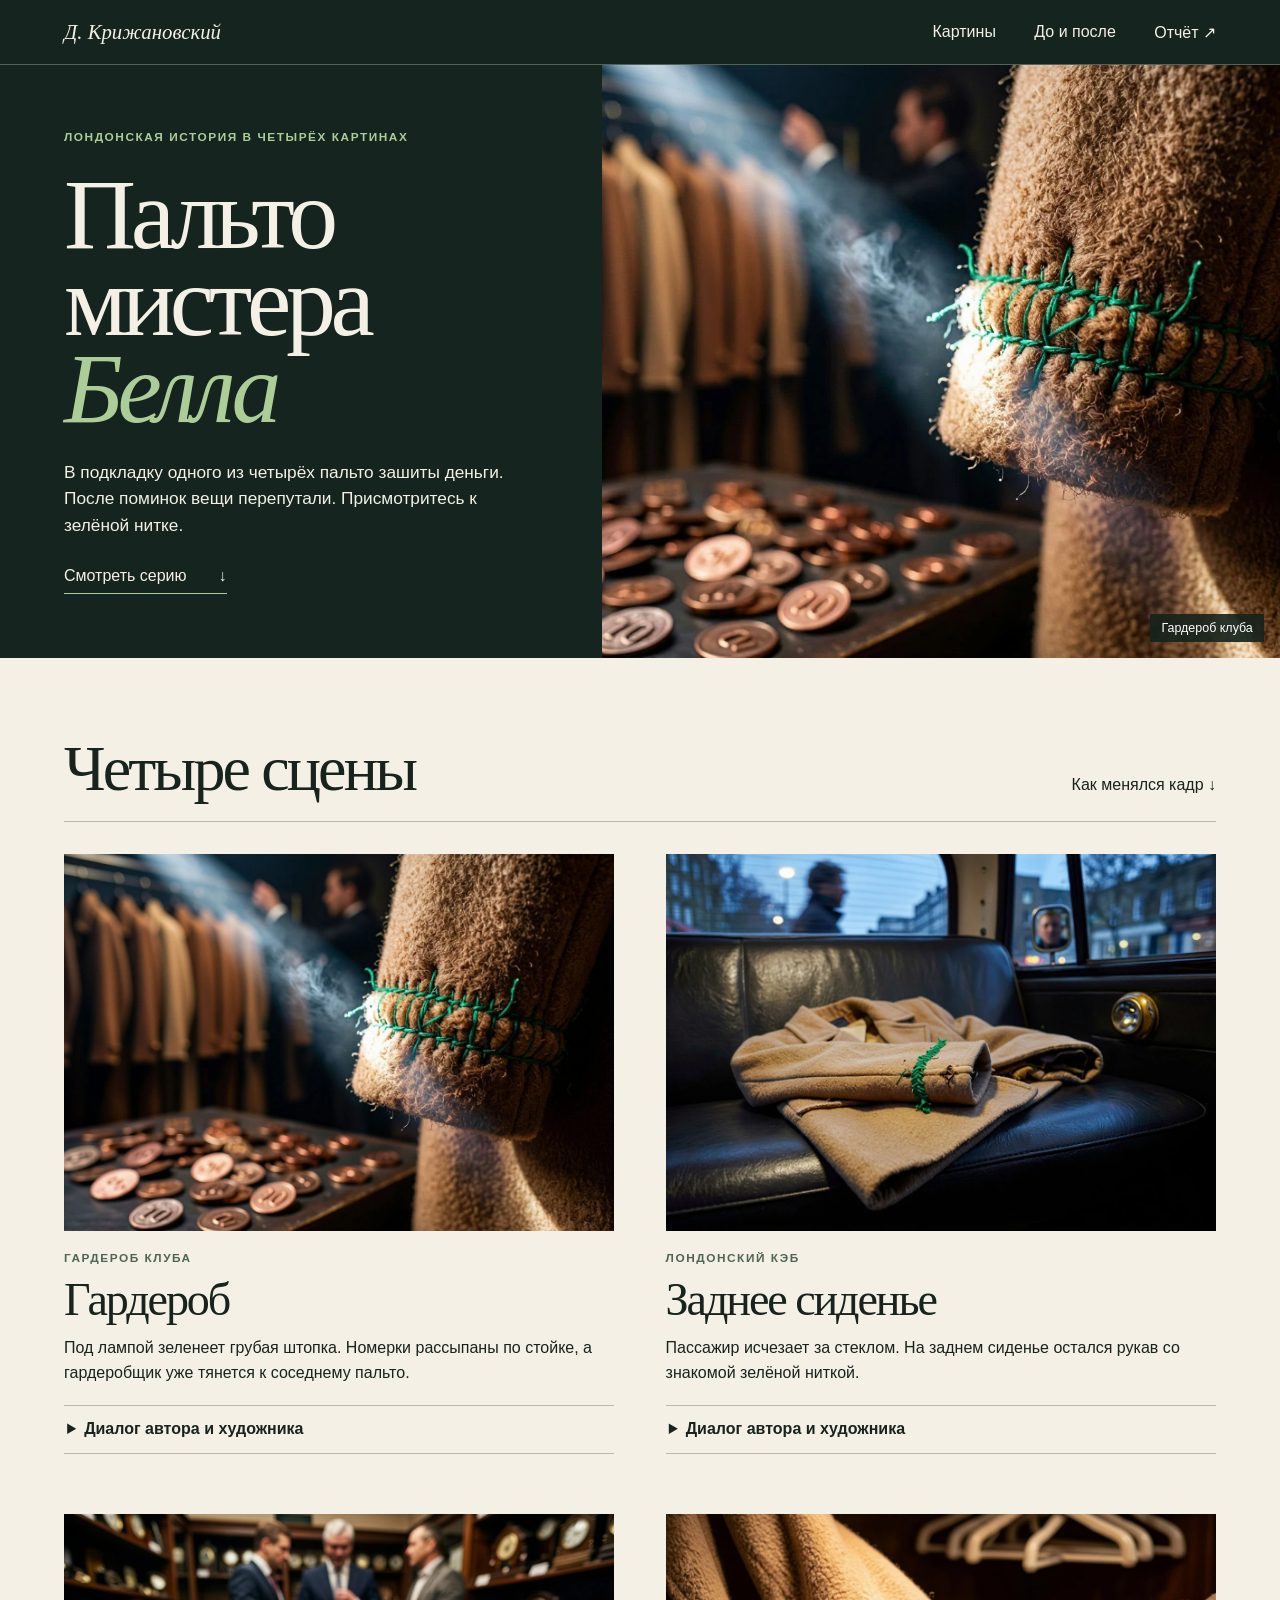
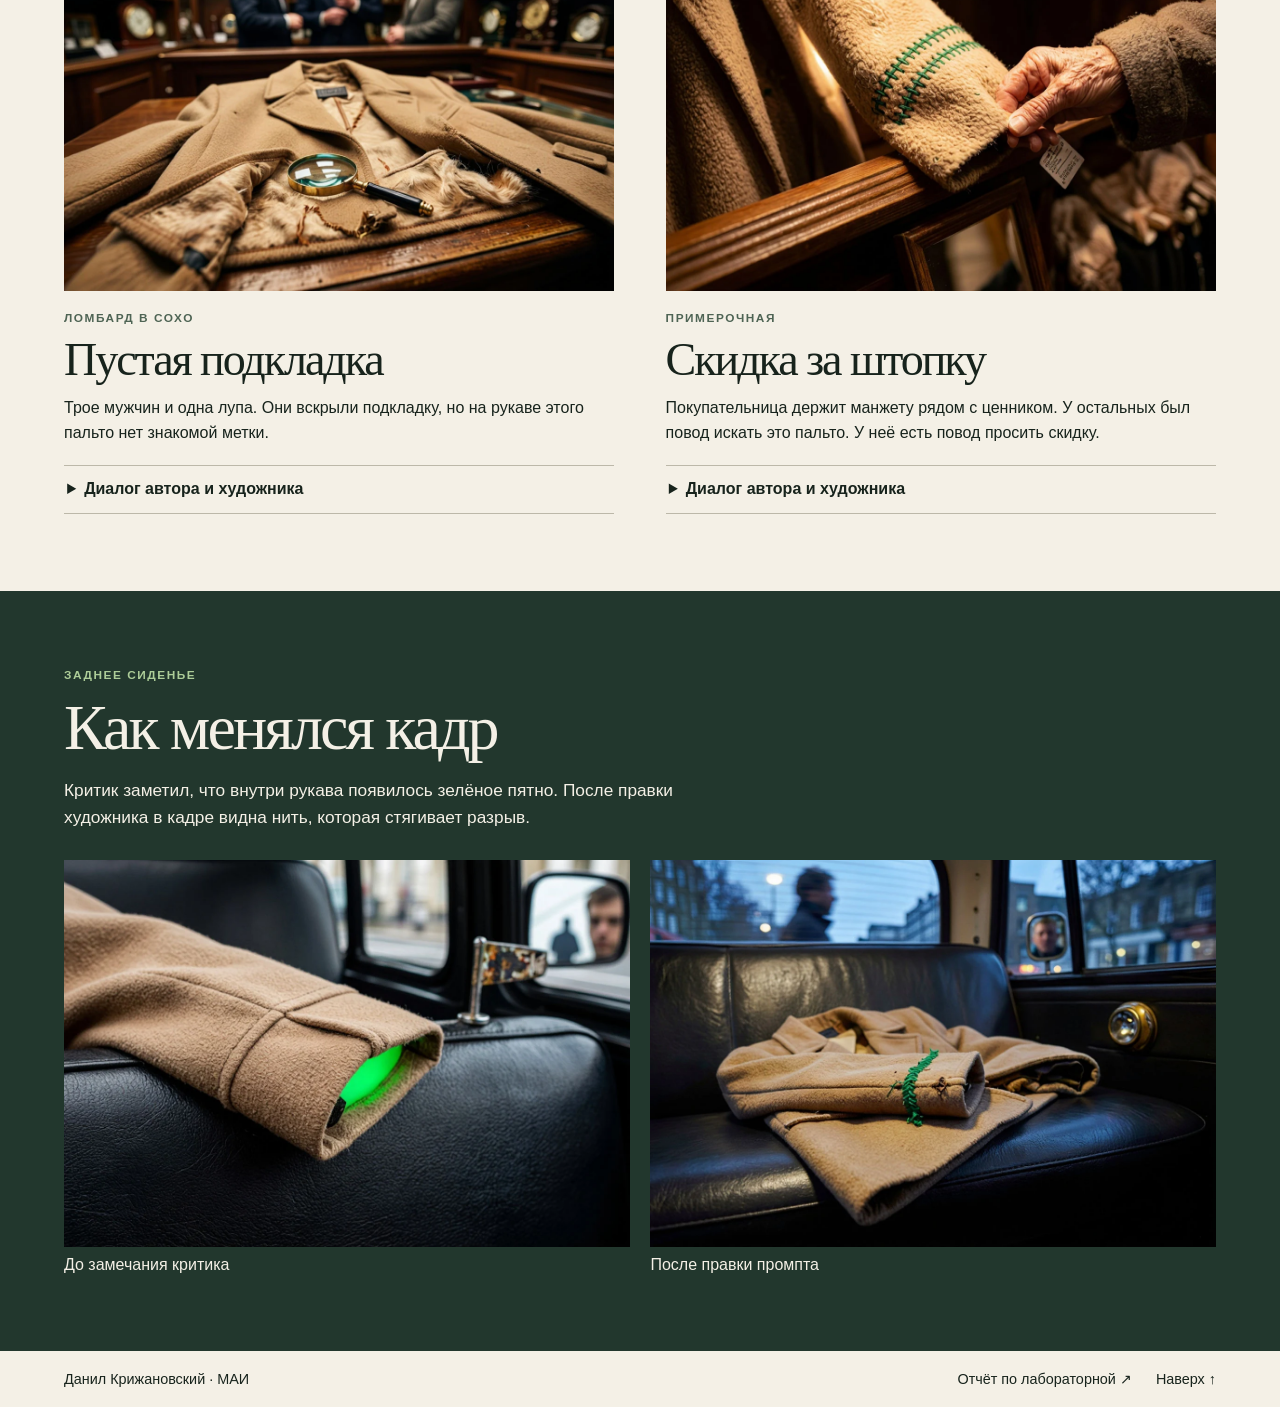
<file: index.html>
<!doctype html>
<html lang="ru"><meta charset="utf-8"><meta name="viewport" content="width=device-width, initial-scale=1"><meta http-equiv="refresh" content="0; url=lab1/"><title>Prompt Engineering · МАИ</title><p><a href="lab1/">Открыть галерею «Пальто мистера Белла»</a></p></html>
</file>
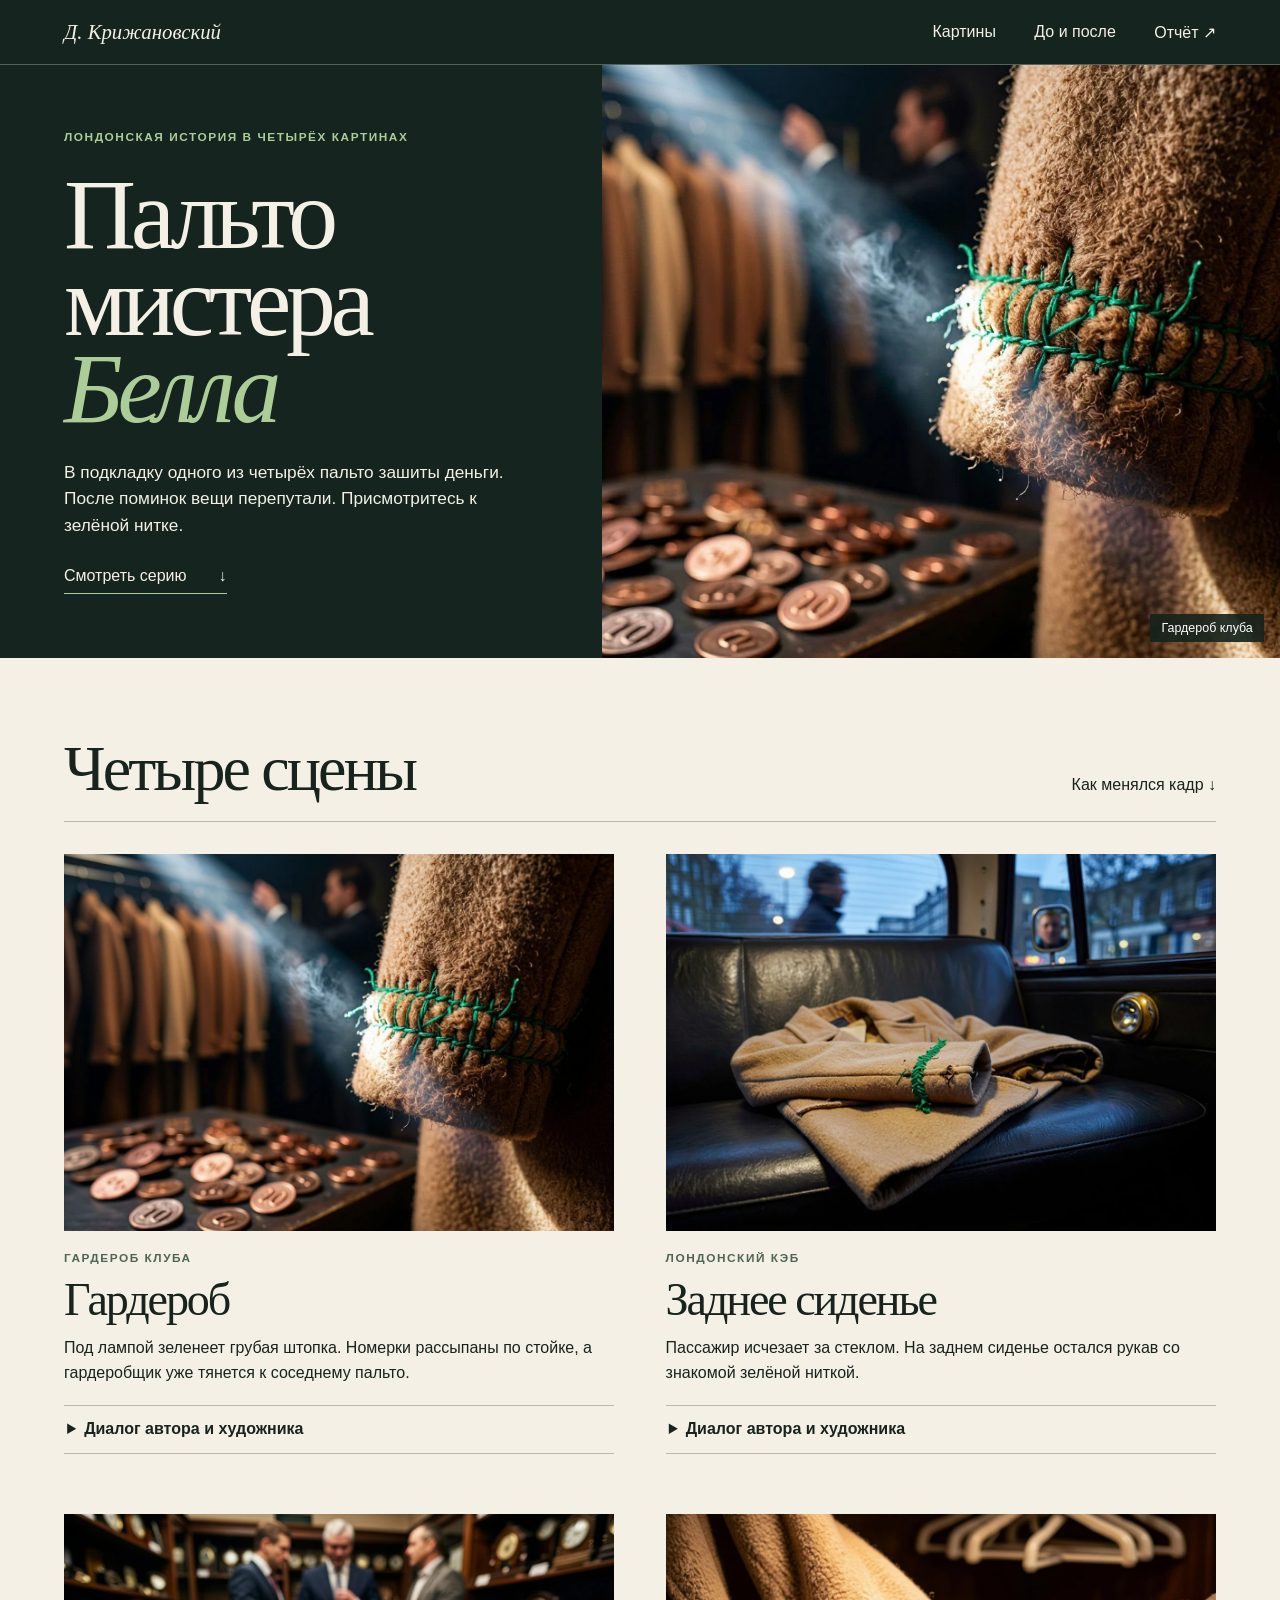
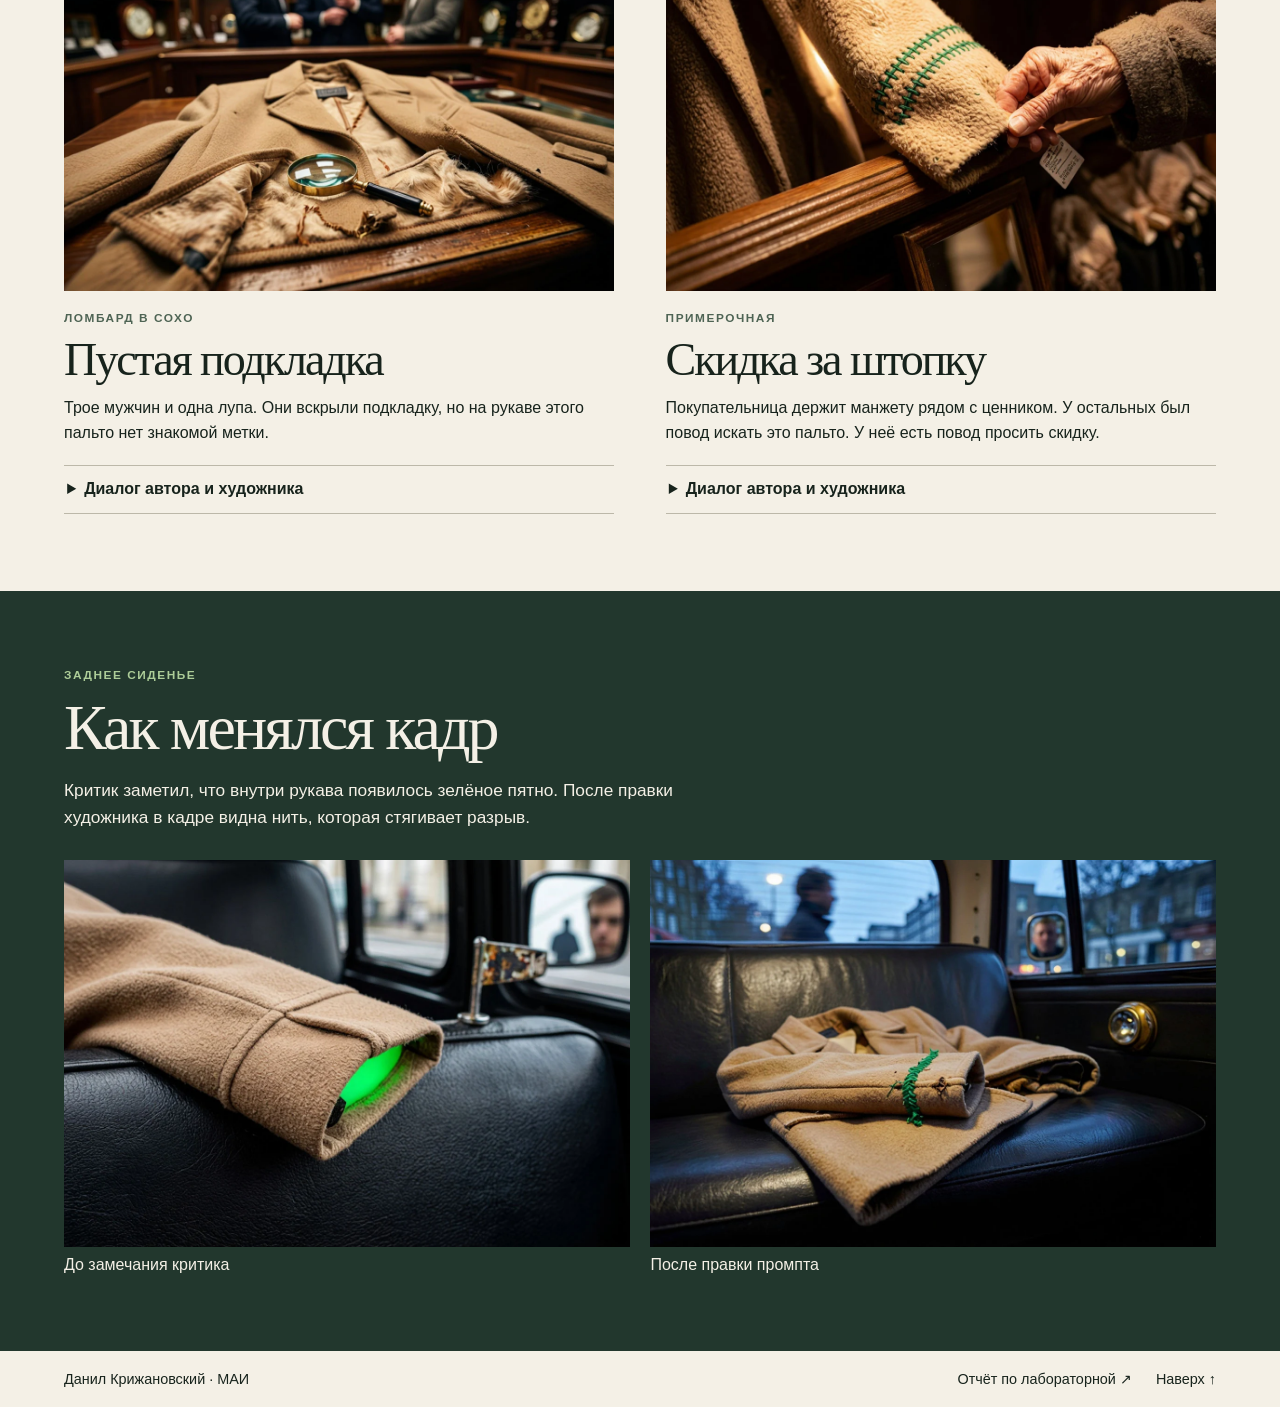
<file: lab1/index.html>
<!doctype html>
<html lang="ru">
<head>
  <meta charset="utf-8">
  <meta name="viewport" content="width=device-width, initial-scale=1">
  <meta name="theme-color" content="#15241e">
  <title>Пальто мистера Белла — Данил Крижановский</title>
  <meta name="description" content="Короткая лондонская история в четырёх картинах. Путь пальто выдаёт зелёная штопка на манжете.">
  <link rel="stylesheet" href="gallery.css">
</head>
<body>
<a class="skip" href="#works">К картинам</a>
<header><a class="mast" href="#top">Д. Крижановский</a><nav aria-label="Навигация"><a href="#works">Картины</a><a href="#process">До и после</a><a href="https://github.com/erstediy/PromptEngineering/blob/main/lab1/REPORT.md">Отчёт ↗</a></nav></header>
<main id="top">
<section class="cover" aria-labelledby="title">
  <div class="intro"><p class="eyebrow">Лондонская история в четырёх картинах</p><h1 id="title">Пальто<br>мистера<br><em>Белла</em></h1>
  <p class="lead">В подкладку одного из четырёх пальто зашиты деньги. После поминок вещи перепутали. Присмотритесь к зелёной нитке.</p>
  <a class="enter" href="#works">Смотреть серию <span aria-hidden="true">↓</span></a></div>
  <figure class="cover-photo"><img src="assets/scene-1.webp" width="1216" height="832" alt="На бежевой манжете видна зелёная штопка, на стойке лежат номерки"><figcaption>Гардероб клуба</figcaption></figure>
</section>
<section class="works wrap" id="works" aria-labelledby="works-title"><div class="heading"><h2 id="works-title">Четыре сцены</h2><a href="#process">Как менялся кадр ↓</a></div>
<div class="cards">
  <article id="scene-1"><a class="image-link" href="assets/scene-1.webp" aria-label="Открыть картину «Гардероб» крупно"><img loading="lazy" width="1216" height="832" src="assets/scene-1.webp" alt="На бежевой манжете видна зелёная штопка, на стойке лежат номерки"></a>
    <p class="place">Гардероб клуба</p><h3>Гардероб</h3><p class="caption">Под лампой зеленеет грубая штопка. Номерки рассыпаны по стойке, а гардеробщик уже тянется к соседнему пальто.</p>
    <details><summary>Диалог автора и художника</summary><dl><dt>Автор</dt><dd>Четыре одинаковых верблюжьих пальто висят на рейле как шеренга клерков на перекличке, а перед ними на стойке — горсть медных номерков, ссыпанных в кучу, как фишки после проигранной партии: ни один номер уже не помнит своего пальто. Только на манжете крайнего — кривые зелёные стежки, единственная улика, которую пока никто не заметил.</dd><dt>Художник</dt><dd>«Как именно вы хотите перевести этот замысел в композицию первого кадра: сохранить строгую фронтальную симметрию "шеренги" пальто и хаос номерков, чтобы подчеркнуть сухую ироничную статику, или сместить камеру в лёгкий профиль и направить тонкий направленный свет на правую манжету, превратив кривые зелёные стежки в единственный визуальный "жест" кадра, который зритель уловит, а гардеробщик — нет?»</dd><dt>Автор</dt><dd>Второе: камера чуть в профиль, и узкий холодный луч из-под абажура ложится ровно на правую манжету — зритель видит четыре верблюжьих плеча, уходящих в полутьму, горку номерков в нерезком переднем плане и одну зелёную загогулину стежков на свету, тогда как гардеробщик в глубине кадра уже тянется к соседнему пальто.</dd><dt>Художник</dt><dd>Крупный план на правую манжету верблюжьего пальто с кривыми зелёными стежками. Камера под лёгким углом в профиль. Узкий холодный луч из-под абажура точно выхватывает стежки. На мягком нерезком переднем плане — горка медных номерков. Четыре одинаковых пальто уходят в полумрак. В глубокой тени задний план: гардеробщик уже тянется к соседнему пальто. Сухая британская комедия: приглушённые тона, холодный дымчатый свет, строгая расстановка.</dd></dl></details>
  </article>
  <article id="scene-2"><a class="image-link" href="assets/scene-2.webp" aria-label="Открыть картину «Заднее сиденье» крупно"><img loading="lazy" width="1216" height="832" src="assets/scene-2.webp" alt="Бежевое пальто с зелёными стежками на сиденье такси"></a>
    <p class="place">Лондонский кэб</p><h3>Заднее сиденье</h3><p class="caption">Пассажир исчезает за стеклом. На заднем сиденье остался рукав со знакомой зелёной ниткой.</p>
    <details><summary>Диалог автора и художника</summary><dl><dt>Автор</dt><dd>Шофёр опускает флажок счётчика — щелчок, и от вибрации рукав пальто сползает на сантиметр по коже, будто пассажир наконец ответил.</dd><dt>Художник</dt><dd>Как именно вы хотите выстроить пространственную постановку кадра — зафиксировав строгий треножниковый расклад (отражение в зеркале, бежевый рукав на тёмной коже, уходящий на заднем стекле силуэт) и полагаясь только на боковой свет для выделения зелёной починки, или допускаете лёгкую механическую регулировку положения сиденья/ручки флажка, чтобы физически синхронизировать паузу счётчика с сантиметром сползания и усилить комедийную точность «визуальной реплики»?</dd><dt>Автор</dt><dd>Допускаю регулировку — но незаметную: сиденье сдвинуто на пару сантиметров, чтобы рукав лежал ровно на линии флажка, и щелчок счётчика приходится точно в тот миг, когда бежевая шерсть сползает по чёрной коже; камера при этом остаётся на треноге, боковой свет держит зелёную штопку единственным цветным пятном, а в зеркале — только неподвижный водительский глаз, который ждёт.</dd><dt>Художник</dt><dd>Кривая зелёная штопка на бежевом манжете забытого пальто легла на чёрное кожаное сиденье лондонского кэба. Скрыто сдвинутая подушка ровно совмещает складку рукава со старым металлическим флажком счётчика. Рельефный боковой свет оставляет лишь зелёную нить цветным акцентом; камера зафиксирована на штативе. На заднем стекле схематичный силуэт уходящего пассажира, а в зеркале — только неподвижный, ждущий глаз шофёра. Верблюжья шерсть на глянцевой коже, строгая доля синописная композиция, сухая кинематографичная атмосфера.</dd></dl></details>
  </article>
  <article id="scene-3"><a class="image-link" href="assets/scene-3.webp" aria-label="Открыть картину «Пустая подкладка» крупно"><img loading="lazy" width="1216" height="832" src="assets/scene-3.webp" alt="Мужчины у прилавка с лупой и раскрытой подкладкой"></a>
    <p class="place">Ломбард в Сохо</p><h3>Пустая подкладка</h3><p class="caption">Трое мужчин и одна лупа. Они вскрыли подкладку, но на рукаве этого пальто нет знакомой метки.</p>
    <details><summary>Диалог автора и художника</summary><dl><dt>Автор</dt><dd>Пусть лупа ломбардщика медленно опустится в распоротую подкладку и замрёт, увеличивая пустоту, — а старший из троих в ответ застегнёт манжету на собственном запястье, будто закрывает дело.</dd><dt>Художник</dt><dd>«Как вы хотите выстроить пространственную дистанцию между лупой, погружённой в пустоту изнанки, и запястьем старшего в кадре: развести их по разным плоскостям глубины резкости, чтобы пауза „проверяли — находят“ физически прочиталась, или сдвинуть пласт актёров так, чтобы жесты оказались в одной фокальной плоскости, подчеркнув мгновенную синхронность „закрытия дела“?»</dd><dt>Автор</dt><dd>Разведу их по разным плоскостям: лупа в распоротой подкладке — резкая на переднем плане, пустота читается как пауза, а запястье старшего — мягкое на заднем, пока он не застёгивает манжету; тогда фокус переползает на щёлк застёжки, и лупа с пустотой уходят в размытие.</dd><dt>Художник</dt><dd>Остро сфокусированная лупа, утопленная в разорванную бежевую подкладку, обнажает пустоту изнанки. Боковой свет выхватывает камельновую шерсть и тёмные полки с часами. На размытом заднем плане старший в тёмном костюме застёгивает манжету на запястье — резкость переползает на него, оставляя лупу и подкладку в мягком боке, фиксируя мгновенный клик «сделки закрыты».</dd></dl></details>
  </article>
  <article id="scene-4"><a class="image-link" href="assets/scene-4.webp" aria-label="Открыть картину «Скидка за штопку» крупно"><img loading="lazy" width="1216" height="832" src="assets/scene-4.webp" alt="Рука пожилой покупательницы придерживает рукав рядом с ценником"></a>
    <p class="place">Примерочная</p><h3>Скидка за штопку</h3><p class="caption">Покупательница держит манжету рядом с ценником. У остальных был повод искать это пальто. У неё есть повод просить скидку.</p>
    <details><summary>Диалог автора и художника</summary><dl><dt>Автор</dt><dd>Она выкатывает манжету наружу, как свиток, и подносит к лампе у зеркала — кривые зелёные стежки ложатся единственным живым цветом на верблюжьей шерсти и отбрасывают крошечную тень, будто улику под лупой; большим пальцем она придерживает нитку, не давая ей спрятаться в шве.</dd><dt>Художник</dt><dd>Чтобы зафиксировать вашу деталь в одном кадре без текста, где именно мне расставить в примерочной старую магазинную лампу, зеркало и дешёвые вешалки: боковой свет должен падать на отворот под острым углом, создавая ту самую «тень‑улику» на зелёном шве, но как это увязать с реалиями пространства — лампу повесить над зеркалом, поставить на низкую полку у стены или закрепить на вешалке? Высота отражающей поверхности и шаг героини от стенки полностью определят, ляжет ли зелёная нить как островок жизни на верблюжью шерсть, не утонув в пластиковых бликах и кухонных крючках.</dd><dt>Автор</dt><dd>Лампу кладу плашмя на низкую полку у стены, зеркало вешаю над ней чуть наклонно, а героиню ставлю в полушаге от полки, так что свет бьёт по отвороту снизу-сбоку: зритель видит, как зелёный шов вспыхивает на верблюжьей шерсти, а его тень-улика ложится на зеркало, тогда как пластиковые вешалки остаются в тёмном мыле позади.</dd><dt>Художник</dt><dd>Вывернутый наружу манжет бежевого верблюжьего пальто с кривыми зелёными стежками, подсвеченный лампой на низкой полке. Тёплый боковой свет снизу-сбоку заставляет зелёный шов вспыхнуть на матовой шерсти, а его крошечная тень-улика чётко ложится на наклонное зеркало над ней. Расфокусированным тёмным фоном уходят дешёвые пластиковые вешалки. Детальная кинофотография, сухая британская палитра, акцент на фактуру верблюжьей шерсти и скульптурном свете, без текста.</dd></dl></details>
  </article>
</div></section>
<section class="process" id="process" aria-labelledby="process-title"><div class="wrap"><p class="eyebrow">Заднее сиденье</p><h2 id="process-title">Как менялся кадр</h2>
<p class="lead">Критик заметил, что внутри рукава появилось зелёное пятно. После правки художника в кадре видна нить, которая стягивает разрыв.</p>
<div class="pair"><figure><img loading="lazy" width="1216" height="832" src="assets/cab-before.webp" alt="Первая версия с ярким зелёным пятном"><figcaption>До замечания критика</figcaption></figure><figure><img loading="lazy" width="1216" height="832" src="assets/scene-2.webp" alt="Бежевое пальто с зелёными стежками на сиденье такси"><figcaption>После правки промпта</figcaption></figure></div></div></section>
</main><footer><span>Данил Крижановский · МАИ</span><a href="https://github.com/erstediy/PromptEngineering/blob/main/lab1/REPORT.md">Отчёт по лабораторной ↗</a><a href="#top">Наверх ↑</a></footer>
</body></html>
</file>
<file: lab1/gallery.css>
:root{--ink:#17231c;--paper:#f4f0e6;--rule:#bcb8a9;--pine:#15241e;--mint:#adcd98;--side:clamp(1.1rem,5vw,5.2rem);font-family:"Source Sans 3",Arial,sans-serif;color:var(--ink);background:var(--paper)}*{box-sizing:border-box}body,figure,h1,h2,h3,p{margin:0}a{color:inherit;text-underline-offset:4px}a:focus-visible,summary:focus-visible{outline:3px solid #cb711a;outline-offset:4px}.skip{position:absolute;left:1rem;top:-5rem;background:white;padding:.8rem;z-index:4}.skip:focus{top:0}header,footer{display:flex;align-items:center;gap:1.5rem;padding:1.25rem var(--side)}header{background:var(--pine);color:var(--paper);border-bottom:1px solid #526257}header nav{display:flex;gap:clamp(.8rem,3vw,2.5rem);margin-left:auto}header a,.heading a,.enter,footer a{text-decoration:none}header a:hover,.heading a:hover,footer a:hover{text-decoration:underline}.mast,h1,h2,h3{font-family:"Baskervville",Georgia,serif;font-weight:400}.mast{font-size:1.3rem;font-style:italic}.cover{background:var(--pine);color:var(--paper);display:grid;grid-template-columns:minmax(0,0.94fr) minmax(0,1.06fr)}.intro{padding:clamp(2rem,5vw,5rem) var(--side);align-self:center}.eyebrow,.place{font-size:.74rem;font-weight:700;letter-spacing:.13em;text-transform:uppercase;line-height:1.5}.eyebrow{color:var(--mint)}h1{font-size:clamp(4.1rem,7.8vw,8.2rem);line-height:.87;letter-spacing:-.054em;margin:1.6rem 0}h1 em{color:var(--mint)}.lead,.caption,dd{line-height:1.55}.lead{font-size:clamp(1rem,1.35vw,1.18rem);max-width:40em}.enter{display:inline-flex;align-items:center;gap:2em;margin-top:1.75rem;border-bottom:1px solid var(--mint);padding-bottom:.5rem}.cover-photo{position:relative;min-height:28rem;overflow:hidden}.cover-photo img{width:100%;height:100%;object-fit:cover;position:absolute;object-position:62% center}.cover-photo figcaption{position:absolute;bottom:1rem;right:1rem;background:#17231ce8;color:#fff;padding:.45rem .7rem;font-size:.78rem}.wrap{max-width:1600px;margin:auto;padding:clamp(3rem,6vw,6rem) var(--side)}.heading{display:flex;align-items:baseline;justify-content:space-between;gap:1rem;border-bottom:1px solid var(--rule);padding-bottom:1.2rem;margin-bottom:2rem}h2{font-size:clamp(2.5rem,5vw,5rem);letter-spacing:-.045em;line-height:1.05}.cards,.pair{display:grid;grid-template-columns:repeat(2,minmax(0,1fr));gap:3.8rem clamp(1.5rem,4vw,4rem)}.cards article{min-width:0}.cards img,.pair img{display:block;width:100%;height:auto}.image-link{display:block}.place{margin-top:1.2rem;color:#4e6454}h3{font-size:clamp(2rem,3.6vw,3.4rem);letter-spacing:-.045em;line-height:1.12;margin:.4rem 0 .65rem}.caption{max-width:42em}details{border-top:1px solid var(--rule);border-bottom:1px solid var(--rule);margin-top:1.2rem}summary{cursor:pointer;font-weight:600;padding:.9rem .2rem}dl{margin:0;padding:.8rem 0 1.2rem}dt{font-weight:bold;color:#405d4a}dd{margin:.3rem 0 1.1rem;overflow-wrap:anywhere}.process{background:#22372d;color:var(--paper)}.process h2{margin:.55rem 0 1rem}.pair{margin-top:1.8rem;gap:1.3rem}.pair figcaption{margin-top:.6rem}footer{flex-wrap:wrap;font-size:.9rem}footer a:first-of-type{margin-left:auto}
@media(max-width:750px){.cover{grid-template-columns:1fr}.cover-photo{min-height:0;aspect-ratio:1.9}.intro{padding:2.5rem var(--side)}h1{font-size:clamp(4.4rem,13vw,6rem)}.cards{grid-template-columns:1fr;gap:2.6rem}.heading{align-items:start}.heading a{font-size:.85rem}.mast{font-size:1rem}header{font-size:.85rem;gap:.4rem}.pair{gap:.6rem}.pair figcaption{font-size:.82rem}footer{gap:.7rem 1.2rem}}
@media(max-width:420px){header{flex-wrap:wrap}header nav{margin-left:0;width:100%;justify-content:space-between}.heading{display:block}.heading a{display:inline-block;margin-top:.7rem}footer a:first-of-type{margin-left:0}}
</file>
